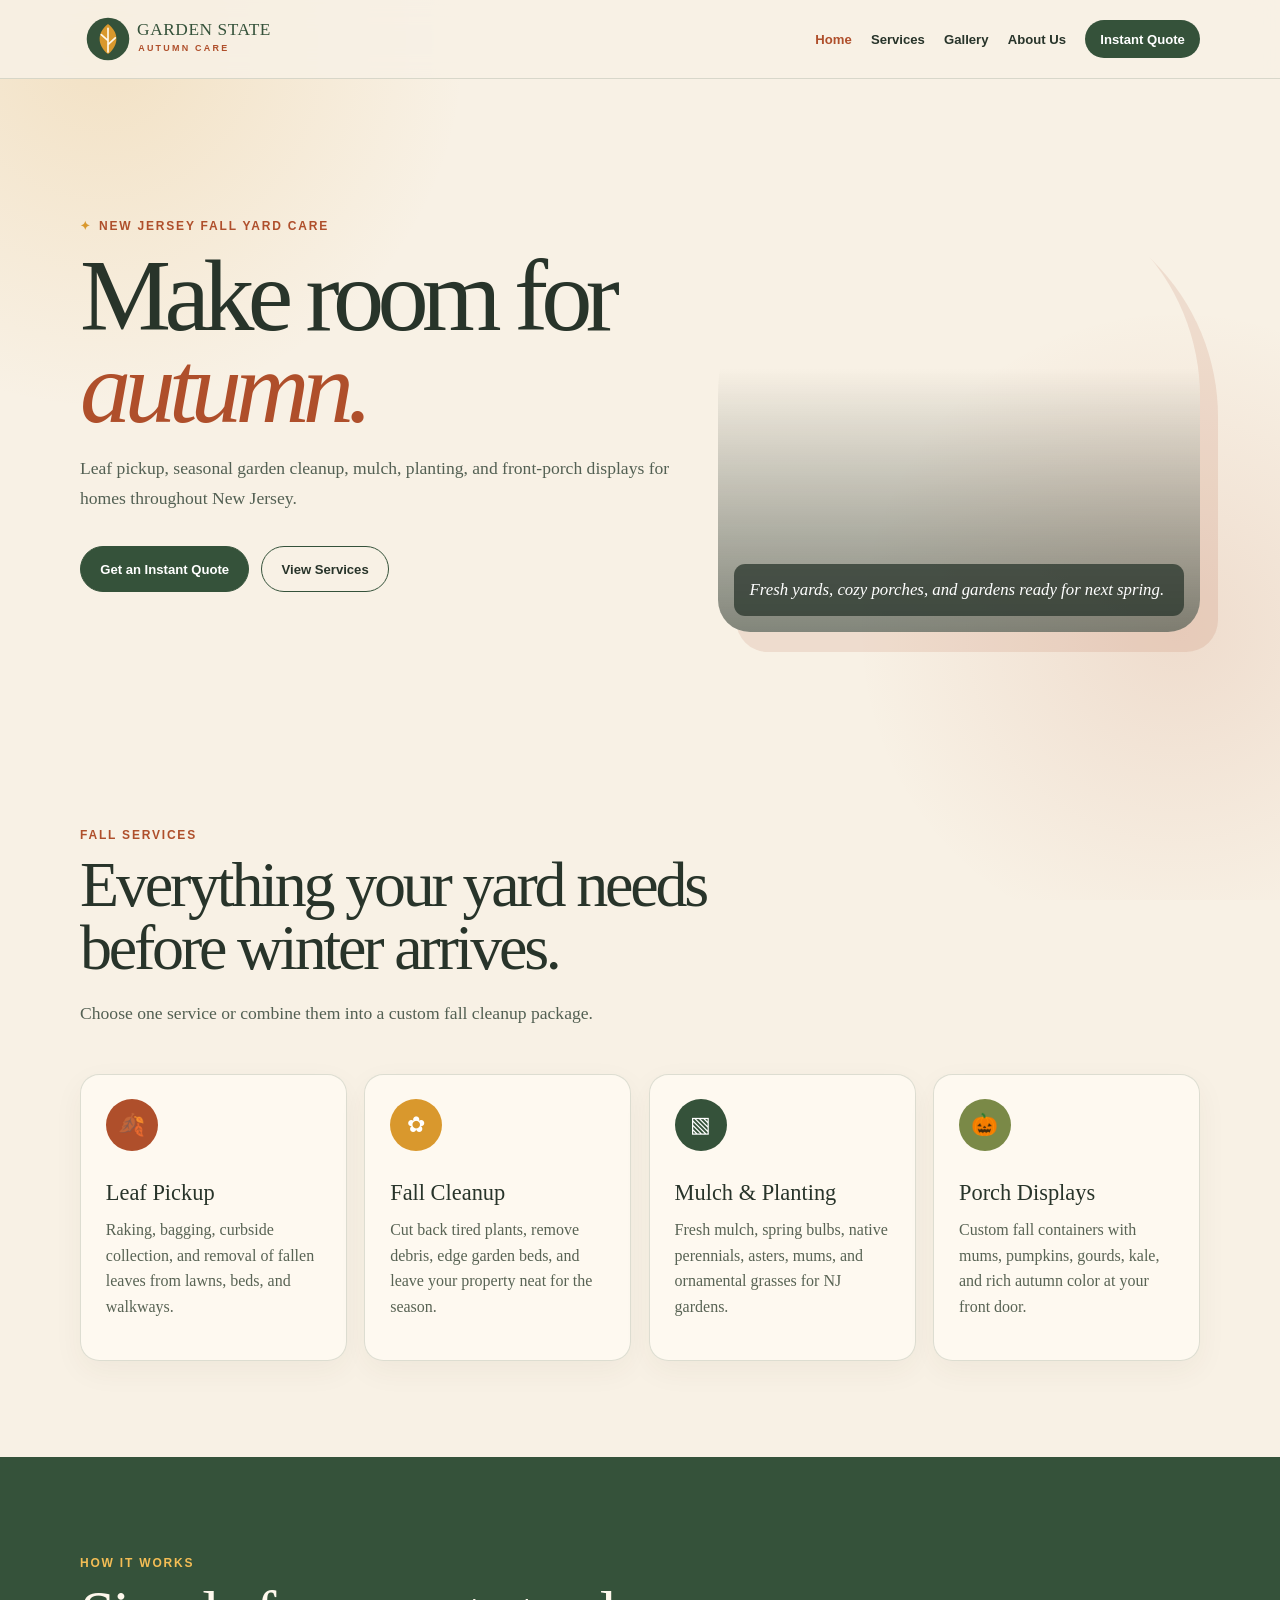
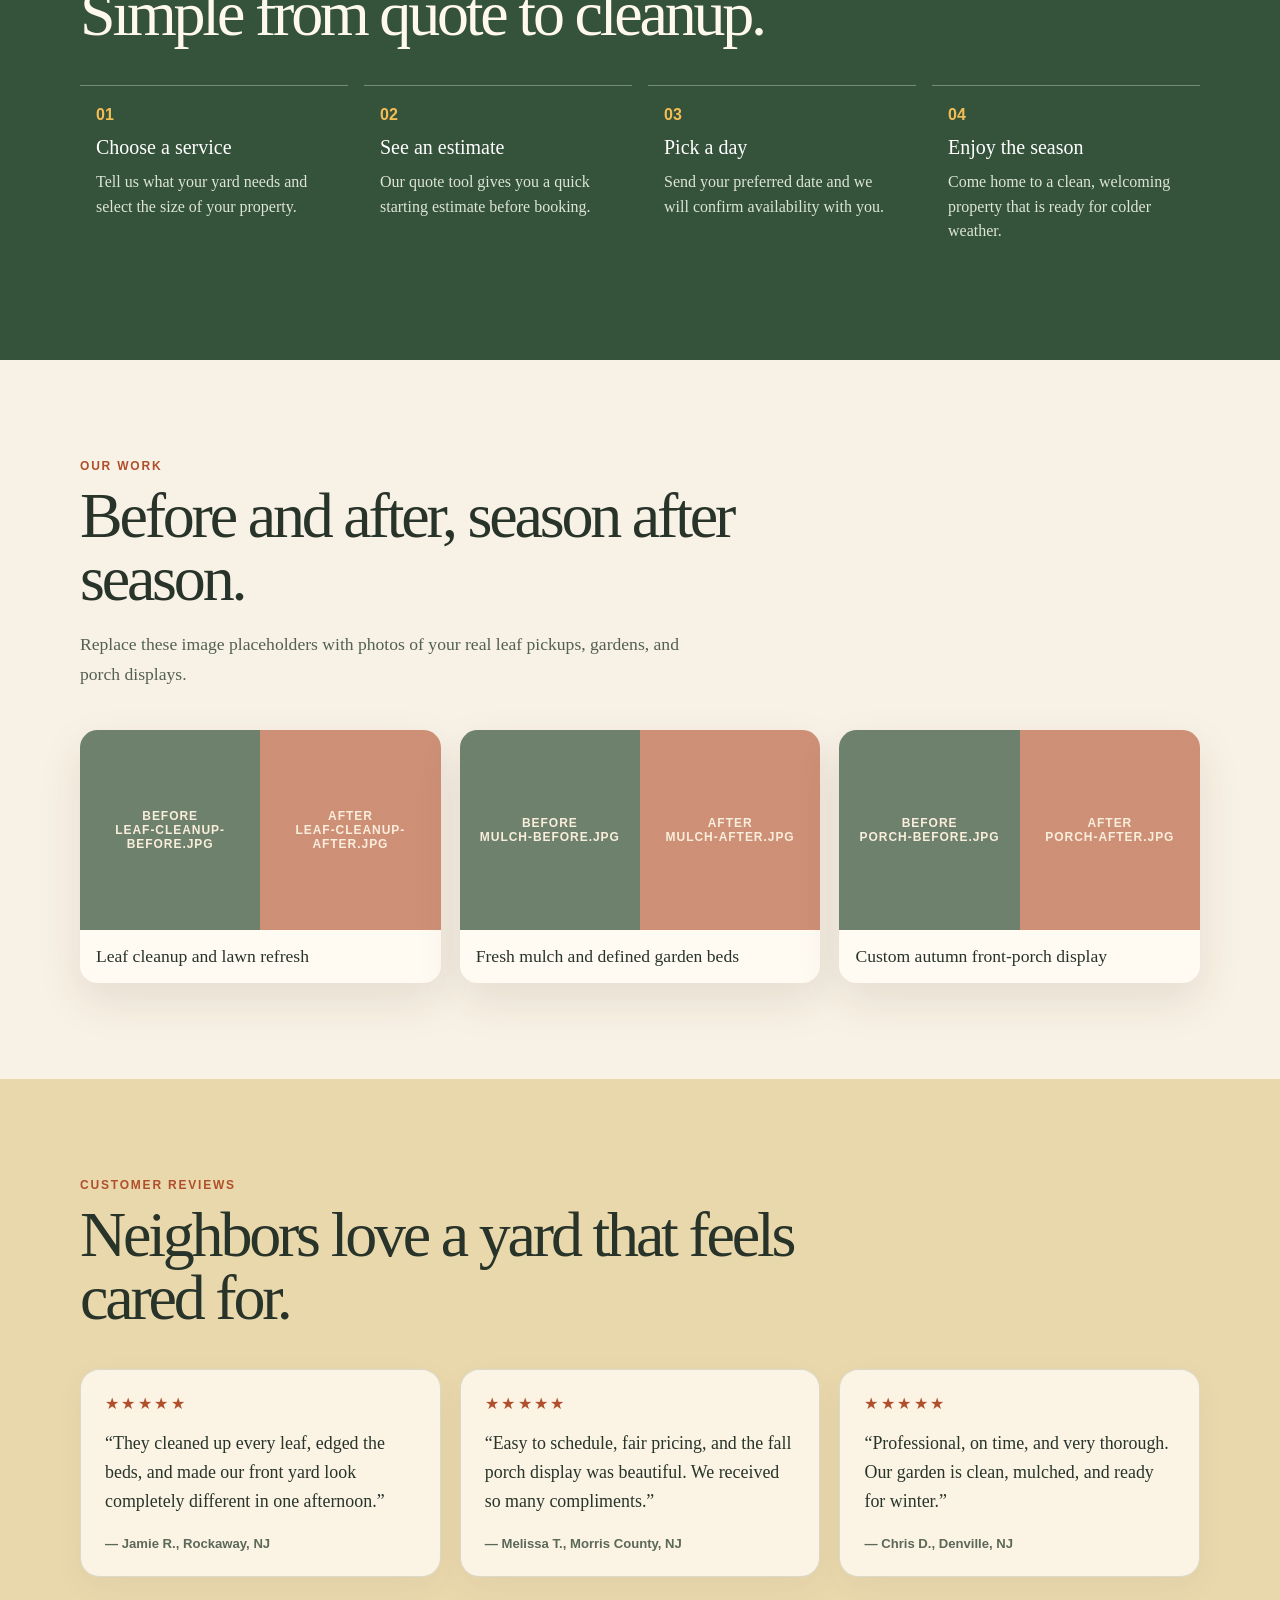
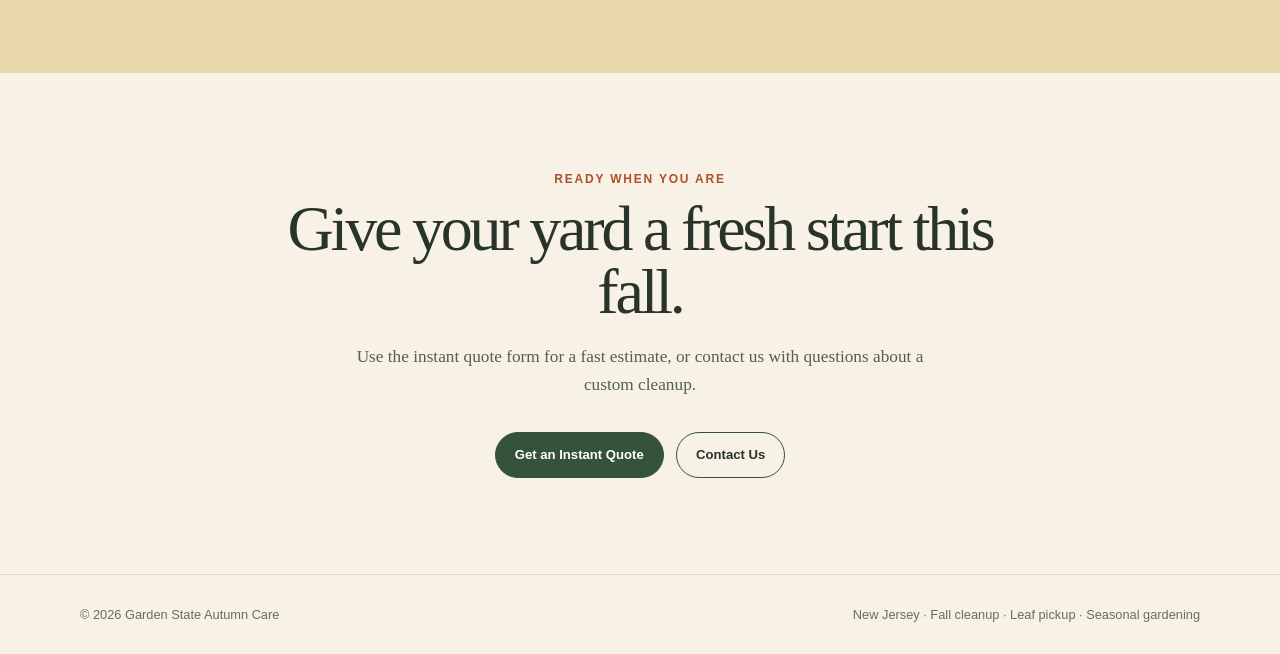
<file: index.html>
<!DOCTYPE html>
<html lang="en">
<head>
  <meta charset="UTF-8">
  <meta name="viewport" content="width=device-width, initial-scale=1.0">
  <meta name="description" content="Fall garden cleanup, leaf pickup, mulching, and seasonal planting in New Jersey.">
  <title>Garden State Autumn Care | New Jersey Fall Gardening</title>
  <link rel="stylesheet" href="css/styles.css">
</head>
<body>
  <div id="leaves" aria-hidden="true"></div>

  <nav class="nav">
    <div class="container nav-inner">
      <a class="logo" href="index.html" aria-label="Garden State Autumn Care home">
        <img src="assets/logo.svg" alt="Garden State Autumn Care">
      </a>
      <div class="nav-links">
        <a class="active" href="index.html">Home</a>
        <a href="#services">Services</a>
        <a href="#gallery">Gallery</a>
        <a href="about.html">About Us</a>
        <a class="nav-quote" href="quote.html">Instant Quote</a>
      </div>
    </div>
  </nav>

  <main>
    <section class="container hero">
      <div class="reveal">
        <span class="eyebrow">New Jersey fall yard care</span>
        <h1>Make room for <em>autumn.</em></h1>
        <p class="hero-copy">
          Leaf pickup, seasonal garden cleanup, mulch, planting, and front-porch displays for homes throughout New Jersey.
        </p>
        <div class="buttons">
          <a class="button button-primary" href="quote.html">Get an Instant Quote</a>
          <a class="button button-secondary" href="#services">View Services</a>
        </div>
      </div>
      <div class="hero-image reveal">
        <span>Fresh yards, cozy porches, and gardens ready for next spring.</span>
      </div>
    </section>

    <section class="container" id="services">
      <div class="reveal">
        <span class="section-label">Fall services</span>
        <h2>Everything your yard needs before winter arrives.</h2>
        <p class="intro">Choose one service or combine them into a custom fall cleanup package.</p>
      </div>

      <div class="services">
        <article class="card reveal">
          <div class="card-icon">🍂</div>
          <h3>Leaf Pickup</h3>
          <p>Raking, bagging, curbside collection, and removal of fallen leaves from lawns, beds, and walkways.</p>
        </article>
        <article class="card reveal">
          <div class="card-icon">✿</div>
          <h3>Fall Cleanup</h3>
          <p>Cut back tired plants, remove debris, edge garden beds, and leave your property neat for the season.</p>
        </article>
        <article class="card reveal">
          <div class="card-icon">▧</div>
          <h3>Mulch & Planting</h3>
          <p>Fresh mulch, spring bulbs, native perennials, asters, mums, and ornamental grasses for NJ gardens.</p>
        </article>
        <article class="card reveal">
          <div class="card-icon">🎃</div>
          <h3>Porch Displays</h3>
          <p>Custom fall containers with mums, pumpkins, gourds, kale, and rich autumn color at your front door.</p>
        </article>
      </div>
    </section>

    <section class="process">
      <div class="container">
        <div class="reveal">
          <span class="section-label">How it works</span>
          <h2>Simple from quote to cleanup.</h2>
        </div>
        <div class="process-grid">
          <div class="process-step reveal">
            <div class="process-number">01</div>
            <h3>Choose a service</h3>
            <p>Tell us what your yard needs and select the size of your property.</p>
          </div>
          <div class="process-step reveal">
            <div class="process-number">02</div>
            <h3>See an estimate</h3>
            <p>Our quote tool gives you a quick starting estimate before booking.</p>
          </div>
          <div class="process-step reveal">
            <div class="process-number">03</div>
            <h3>Pick a day</h3>
            <p>Send your preferred date and we will confirm availability with you.</p>
          </div>
          <div class="process-step reveal">
            <div class="process-number">04</div>
            <h3>Enjoy the season</h3>
            <p>Come home to a clean, welcoming property that is ready for colder weather.</p>
          </div>
        </div>
      </div>
    </section>

    <section class="container" id="gallery">
      <div class="reveal">
        <span class="section-label">Our work</span>
        <h2>Before and after, season after season.</h2>
        <p class="intro">Replace these image placeholders with photos of your real leaf pickups, gardens, and porch displays.</p>
      </div>

      <div class="gallery-grid">
        <article class="gallery-item reveal">
          <div class="comparison">
            <div class="image-slot">Before<br>leaf-cleanup-before.jpg</div>
            <div class="image-slot after">After<br>leaf-cleanup-after.jpg</div>
          </div>
          <div class="gallery-caption">Leaf cleanup and lawn refresh</div>
        </article>
        <article class="gallery-item reveal">
          <div class="comparison">
            <div class="image-slot">Before<br>mulch-before.jpg</div>
            <div class="image-slot after">After<br>mulch-after.jpg</div>
          </div>
          <div class="gallery-caption">Fresh mulch and defined garden beds</div>
        </article>
        <article class="gallery-item reveal">
          <div class="comparison">
            <div class="image-slot">Before<br>porch-before.jpg</div>
            <div class="image-slot after">After<br>porch-after.jpg</div>
          </div>
          <div class="gallery-caption">Custom autumn front-porch display</div>
        </article>
      </div>
    </section>

    <section class="reviews">
      <div class="container">
        <div class="reveal">
          <span class="section-label">Customer reviews</span>
          <h2>Neighbors love a yard that feels cared for.</h2>
        </div>
        <div class="review-grid">
          <article class="review-card reveal">
            <div class="stars">★★★★★</div>
            <blockquote>“They cleaned up every leaf, edged the beds, and made our front yard look completely different in one afternoon.”</blockquote>
            <cite>— Jamie R., Rockaway, NJ</cite>
          </article>
          <article class="review-card reveal">
            <div class="stars">★★★★★</div>
            <blockquote>“Easy to schedule, fair pricing, and the fall porch display was beautiful. We received so many compliments.”</blockquote>
            <cite>— Melissa T., Morris County, NJ</cite>
          </article>
          <article class="review-card reveal">
            <div class="stars">★★★★★</div>
            <blockquote>“Professional, on time, and very thorough. Our garden is clean, mulched, and ready for winter.”</blockquote>
            <cite>— Chris D., Denville, NJ</cite>
          </article>
        </div>
      </div>
    </section>

    <section class="container cta">
      <span class="section-label">Ready when you are</span>
      <h2>Give your yard a fresh start this fall.</h2>
      <p>Use the instant quote form for a fast estimate, or contact us with questions about a custom cleanup.</p>
      <div class="buttons" style="justify-content:center">
        <a class="button button-primary" href="quote.html">Get an Instant Quote</a>
        <a class="button button-secondary" href="contact.html">Contact Us</a>
      </div>
    </section>
  </main>

  <footer>
    <div class="container footer-inner">
      <span>© 2026 Garden State Autumn Care</span>
      <span>New Jersey · Fall cleanup · Leaf pickup · Seasonal gardening</span>
    </div>
  </footer>

  <script src="js/main.js"></script>
</body>
</html>
</file>
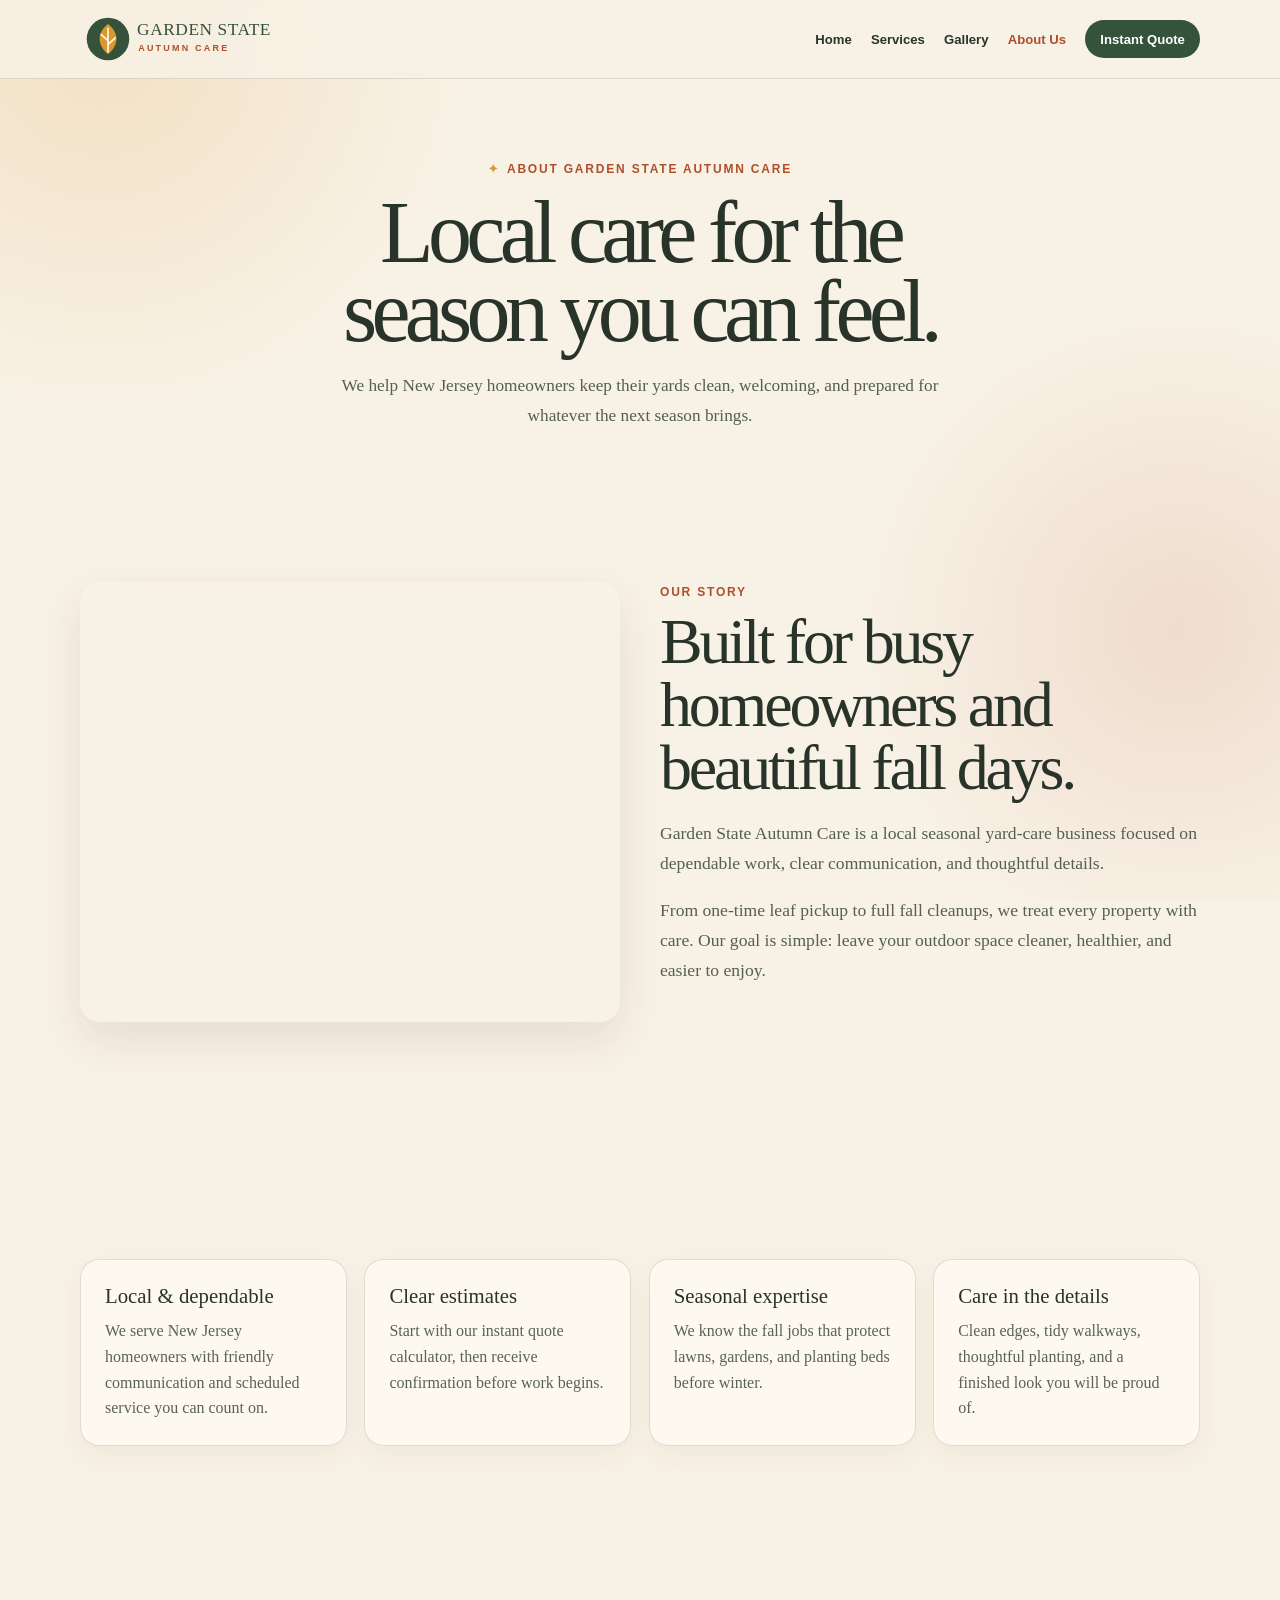
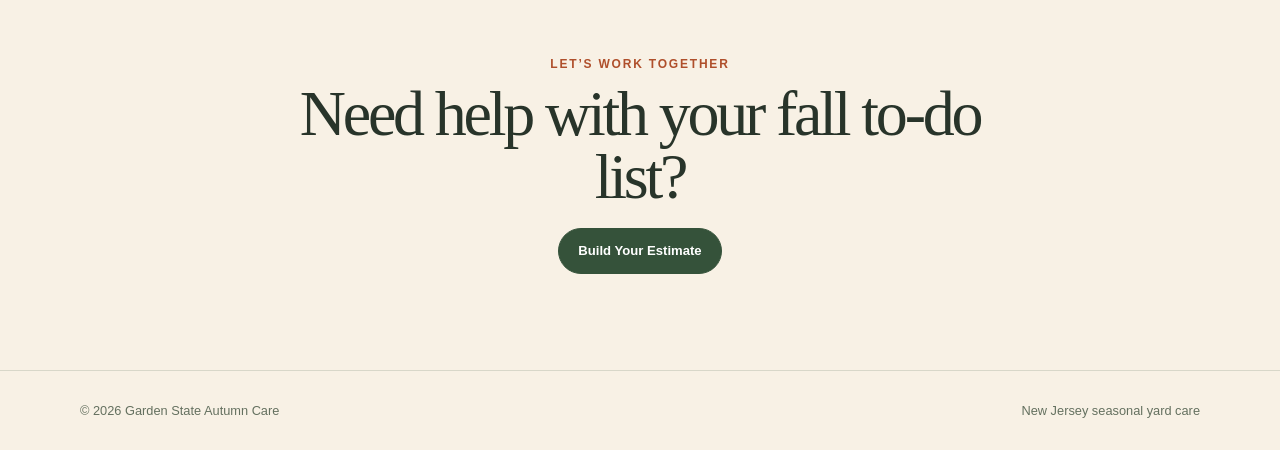
<file: about.html>
<!DOCTYPE html>
<html lang="en">
<head>
  <meta charset="UTF-8">
  <meta name="viewport" content="width=device-width, initial-scale=1.0">
  <meta name="description" content="Learn about Garden State Autumn Care, your local New Jersey fall garden and yard-care team.">
  <title>About Us | Garden State Autumn Care</title>
  <link rel="stylesheet" href="css/styles.css">
</head>
<body>
  <div id="leaves" aria-hidden="true"></div>

  <nav class="nav">
    <div class="container nav-inner">
      <a class="logo" href="index.html"><img src="assets/logo.svg" alt="Garden State Autumn Care"></a>
      <div class="nav-links">
        <a href="index.html">Home</a>
        <a href="index.html#services">Services</a>
        <a href="index.html#gallery">Gallery</a>
        <a class="active" href="about.html">About Us</a>
        <a class="nav-quote" href="quote.html">Instant Quote</a>
      </div>
    </div>
  </nav>

  <main>
    <section class="container page-hero">
      <span class="eyebrow">About Garden State Autumn Care</span>
      <h1>Local care for the season you can feel.</h1>
      <p>We help New Jersey homeowners keep their yards clean, welcoming, and prepared for whatever the next season brings.</p>
    </section>

    <section class="container">
      <div class="about-grid">
        <div class="about-image reveal" aria-label="Autumn gardening"></div>
        <div class="reveal">
          <span class="section-label">Our story</span>
          <h2>Built for busy homeowners and beautiful fall days.</h2>
          <p class="intro">
            Garden State Autumn Care is a local seasonal yard-care business focused on dependable work, clear communication, and thoughtful details.
          </p>
          <p class="intro">
            From one-time leaf pickup to full fall cleanups, we treat every property with care. Our goal is simple: leave your outdoor space cleaner, healthier, and easier to enjoy.
          </p>
        </div>
      </div>
    </section>

    <section class="container">
      <div class="services">
        <article class="info-card reveal">
          <h3>Local & dependable</h3>
          <p>We serve New Jersey homeowners with friendly communication and scheduled service you can count on.</p>
        </article>
        <article class="info-card reveal">
          <h3>Clear estimates</h3>
          <p>Start with our instant quote calculator, then receive confirmation before work begins.</p>
        </article>
        <article class="info-card reveal">
          <h3>Seasonal expertise</h3>
          <p>We know the fall jobs that protect lawns, gardens, and planting beds before winter.</p>
        </article>
        <article class="info-card reveal">
          <h3>Care in the details</h3>
          <p>Clean edges, tidy walkways, thoughtful planting, and a finished look you will be proud of.</p>
        </article>
      </div>
    </section>

    <section class="container cta">
      <span class="section-label">Let’s work together</span>
      <h2>Need help with your fall to-do list?</h2>
      <a class="button button-primary" href="quote.html">Build Your Estimate</a>
    </section>
  </main>

  <footer><div class="container footer-inner"><span>© 2026 Garden State Autumn Care</span><span>New Jersey seasonal yard care</span></div></footer>
  <script src="js/main.js"></script>
</body>
</html>
</file>
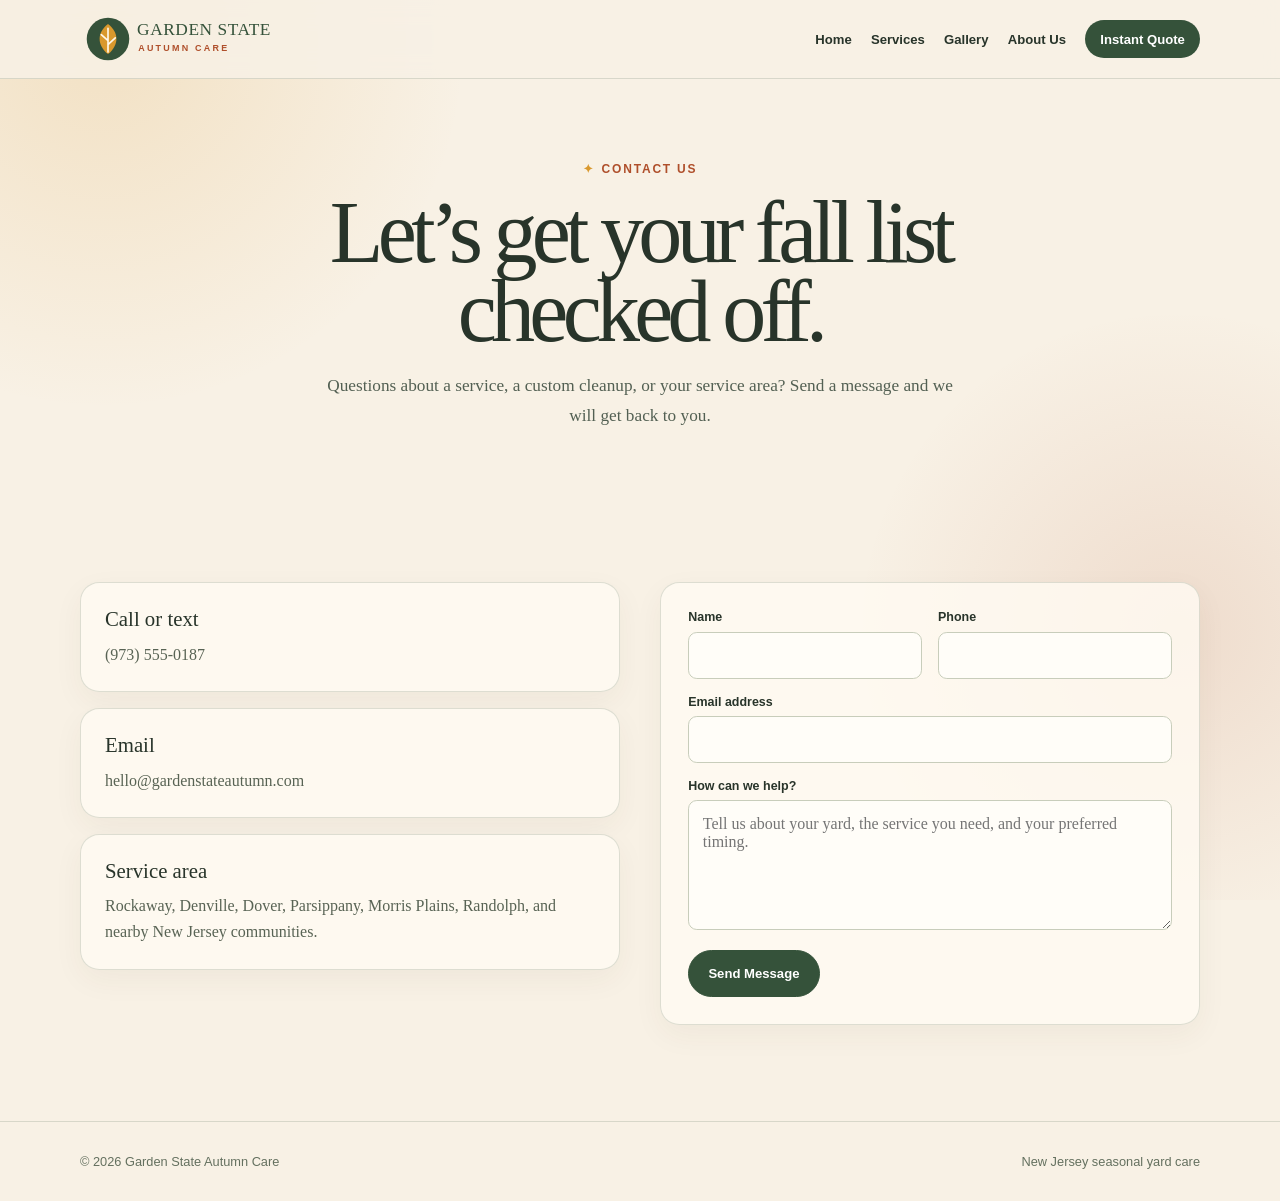
<file: contact.html>
<!DOCTYPE html>
<html lang="en">
<head>
  <meta charset="UTF-8">
  <meta name="viewport" content="width=device-width, initial-scale=1.0">
  <meta name="description" content="Contact Garden State Autumn Care for leaf pickup and fall gardening services in New Jersey.">
  <title>Contact Us | Garden State Autumn Care</title>
  <link rel="stylesheet" href="css/styles.css">
</head>
<body>
  <div id="leaves" aria-hidden="true"></div>

  <nav class="nav">
    <div class="container nav-inner">
      <a class="logo" href="index.html"><img src="assets/logo.svg" alt="Garden State Autumn Care"></a>
      <div class="nav-links">
        <a href="index.html">Home</a>
        <a href="index.html#services">Services</a>
        <a href="index.html#gallery">Gallery</a>
        <a href="about.html">About Us</a>
        <a class="nav-quote" href="quote.html">Instant Quote</a>
      </div>
    </div>
  </nav>

  <main>
    <section class="container page-hero">
      <span class="eyebrow">Contact us</span>
      <h1>Let’s get your fall list checked off.</h1>
      <p>Questions about a service, a custom cleanup, or your service area? Send a message and we will get back to you.</p>
    </section>

    <section class="container">
      <div class="contact-grid">
        <div>
          <article class="info-card reveal">
            <h3>Call or text</h3>
            <p><a href="tel:+19735550187">(973) 555-0187</a></p>
          </article>
          <article class="info-card reveal">
            <h3>Email</h3>
            <p><a href="mailto:hello@gardenstateautumn.com">hello@gardenstateautumn.com</a></p>
          </article>
          <article class="info-card reveal">
            <h3>Service area</h3>
            <p>Rockaway, Denville, Dover, Parsippany, Morris Plains, Randolph, and nearby New Jersey communities.</p>
          </article>
        </div>

        <form class="form-card reveal" id="contactForm">
          <div class="field-grid">
            <div class="field">
              <label for="contactName">Name</label>
              <input id="contactName" type="text" required>
            </div>
            <div class="field">
              <label for="contactPhone">Phone</label>
              <input id="contactPhone" type="tel">
            </div>
          </div>
          <div class="field">
            <label for="contactEmail">Email address</label>
            <input id="contactEmail" type="email" required>
          </div>
          <div class="field">
            <label for="contactMessage">How can we help?</label>
            <textarea id="contactMessage" required placeholder="Tell us about your yard, the service you need, and your preferred timing."></textarea>
          </div>
          <button class="button button-primary" type="submit">Send Message</button>
          <div id="contactSuccess" class="success-message">Thank you! Your message is ready to send once this form is connected to an email or form service.</div>
        </form>
      </div>
    </section>
  </main>

  <footer><div class="container footer-inner"><span>© 2026 Garden State Autumn Care</span><span>New Jersey seasonal yard care</span></div></footer>
  <script src="js/main.js"></script>
</body>
</html>
</file>
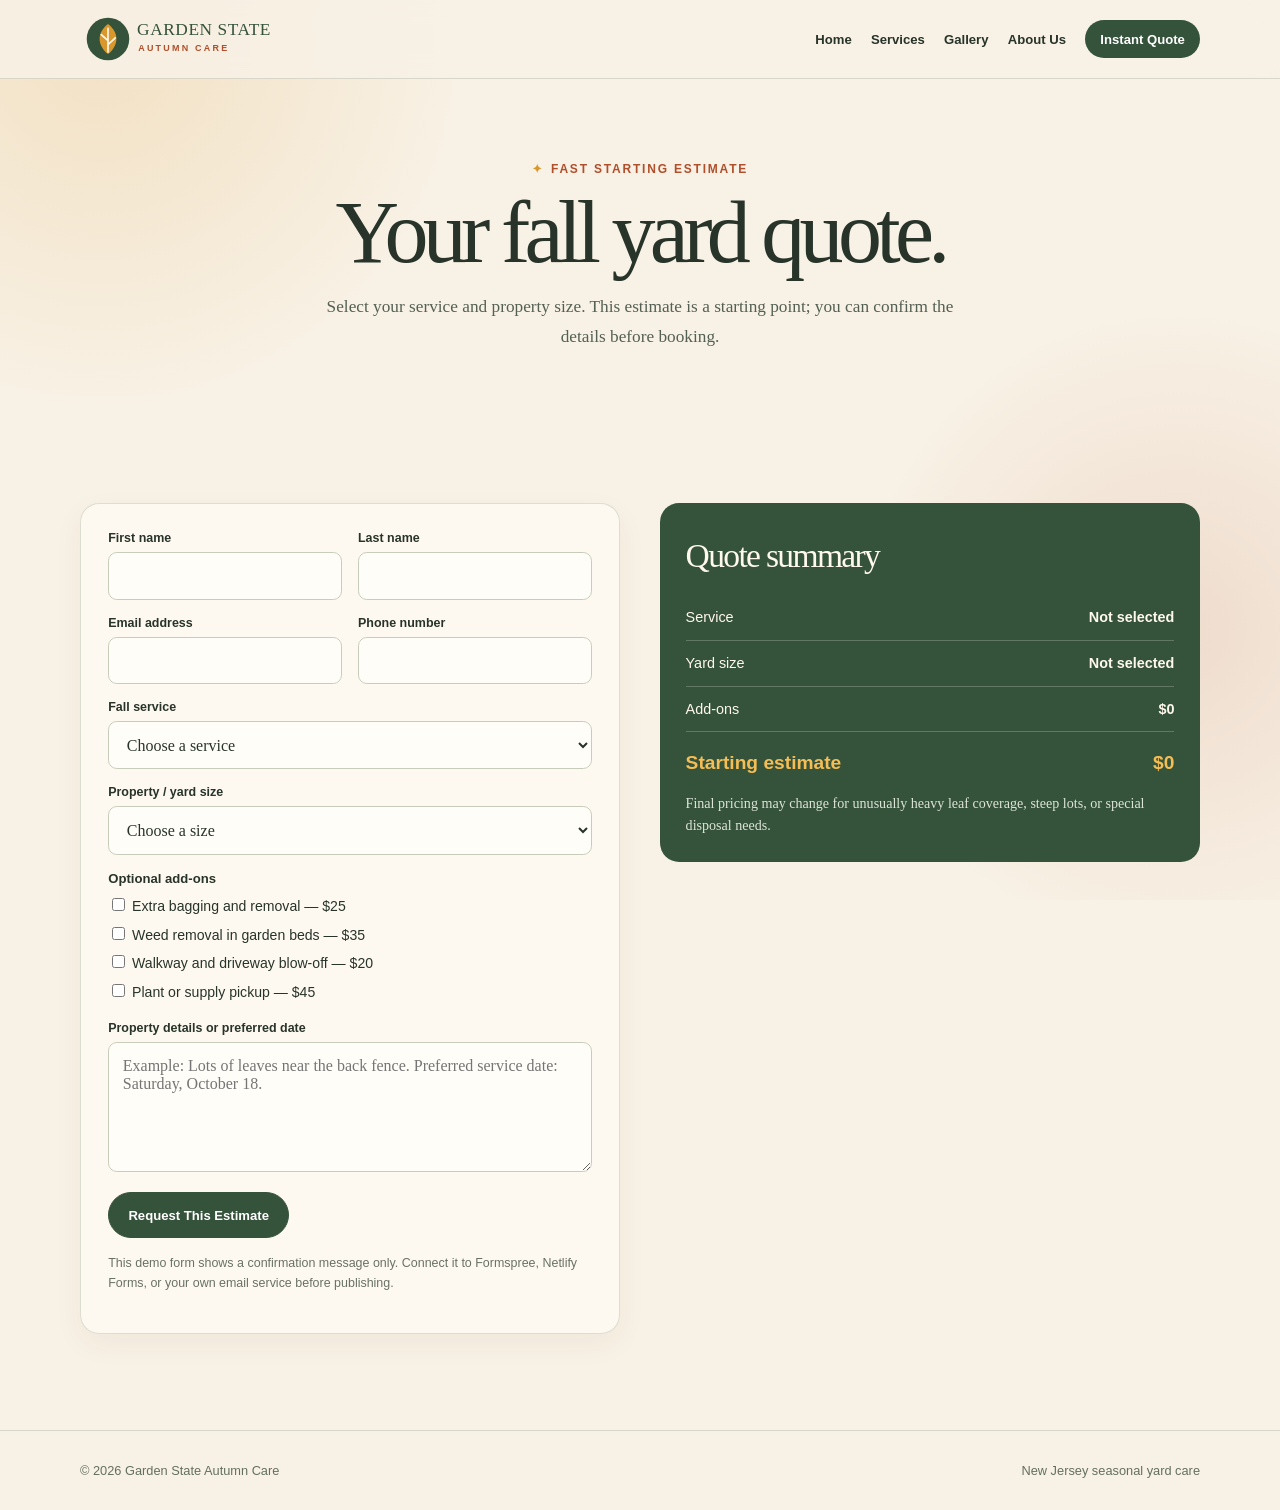
<file: quote.html>
<!DOCTYPE html>
<html lang="en">
<head>
  <meta charset="UTF-8">
  <meta name="viewport" content="width=device-width, initial-scale=1.0">
  <meta name="description" content="Get a quick estimate for fall leaf pickup and garden services in New Jersey.">
  <title>Instant Quote | Garden State Autumn Care</title>
  <link rel="stylesheet" href="css/styles.css">
</head>
<body>
  <div id="leaves" aria-hidden="true"></div>

  <nav class="nav">
    <div class="container nav-inner">
      <a class="logo" href="index.html"><img src="assets/logo.svg" alt="Garden State Autumn Care"></a>
      <div class="nav-links">
        <a href="index.html">Home</a>
        <a href="index.html#services">Services</a>
        <a href="index.html#gallery">Gallery</a>
        <a href="about.html">About Us</a>
        <a class="nav-quote active" href="quote.html">Instant Quote</a>
      </div>
    </div>
  </nav>

  <main>
    <section class="container page-hero">
      <span class="eyebrow">Fast starting estimate</span>
      <h1>Your fall yard quote.</h1>
      <p>Select your service and property size. This estimate is a starting point; you can confirm the details before booking.</p>
    </section>

    <section class="container">
      <div class="quote-layout">
        <form class="form-card" id="quoteForm">
          <div class="field-grid">
            <div class="field">
              <label for="firstName">First name</label>
              <input id="firstName" type="text" required>
            </div>
            <div class="field">
              <label for="lastName">Last name</label>
              <input id="lastName" type="text" required>
            </div>
          </div>

          <div class="field-grid">
            <div class="field">
              <label for="email">Email address</label>
              <input id="email" type="email" required>
            </div>
            <div class="field">
              <label for="phone">Phone number</label>
              <input id="phone" type="tel" required>
            </div>
          </div>

          <div class="field">
            <label for="service">Fall service</label>
            <select id="service" required>
              <option value="">Choose a service</option>
              <option value="leafPickup">Leaf Pickup & Bagging</option>
              <option value="fallCleanup">Full Fall Garden Cleanup</option>
              <option value="mulch">Mulch Installation</option>
              <option value="porchDisplay">Fall Porch Display</option>
              <option value="winterPrep">Winter Garden Prep</option>
            </select>
          </div>

          <div class="field">
            <label for="yardSize">Property / yard size</label>
            <select id="yardSize" required>
              <option value="">Choose a size</option>
              <option value="small">Small yard</option>
              <option value="medium">Medium yard</option>
              <option value="large">Large yard</option>
              <option value="xlarge">Extra-large yard</option>
            </select>
          </div>

          <div class="checkboxes">
            <strong style="font-family:Arial,sans-serif;font-size:.82rem">Optional add-ons</strong>
            <label><input type="checkbox" name="extras" value="25"> Extra bagging and removal — $25</label>
            <label><input type="checkbox" name="extras" value="35"> Weed removal in garden beds — $35</label>
            <label><input type="checkbox" name="extras" value="20"> Walkway and driveway blow-off — $20</label>
            <label><input type="checkbox" name="extras" value="45"> Plant or supply pickup — $45</label>
          </div>

          <div class="field">
            <label for="notes">Property details or preferred date</label>
            <textarea id="notes" placeholder="Example: Lots of leaves near the back fence. Preferred service date: Saturday, October 18."></textarea>
          </div>

          <button class="button button-primary" type="submit">Request This Estimate</button>
          <p class="form-note">This demo form shows a confirmation message only. Connect it to Formspree, Netlify Forms, or your own email service before publishing.</p>
          <div id="quoteSuccess" class="success-message">Thanks! Your estimate request is ready to send. Connect this form to your preferred form service to receive customer submissions.</div>
        </form>

        <aside class="quote-summary">
          <h2>Quote summary</h2>
          <div class="quote-row"><span>Service</span><strong id="summaryService">Not selected</strong></div>
          <div class="quote-row"><span>Yard size</span><strong id="summaryYard">Not selected</strong></div>
          <div class="quote-row"><span>Add-ons</span><strong id="summaryExtras">$0</strong></div>
          <div class="quote-total"><span>Starting estimate</span><span id="quoteTotal">$0</span></div>
          <p style="margin:1.2rem 0 0;color:#dce5d8;font-size:.88rem;line-height:1.55">Final pricing may change for unusually heavy leaf coverage, steep lots, or special disposal needs.</p>
        </aside>
      </div>
    </section>
  </main>

  <footer><div class="container footer-inner"><span>© 2026 Garden State Autumn Care</span><span>New Jersey seasonal yard care</span></div></footer>
  <script src="js/main.js"></script>
</body>
</html>
</file>
<file: css/styles.css>
:root {
  --cream: #f8f1e5;
  --paper: #fffaf2;
  --ink: #28342a;
  --moss: #35523a;
  --sage: #91a47f;
  --rust: #af4f2b;
  --gold: #d9982d;
  --brown: #553a28;
  --line: rgba(53, 82, 58, 0.16);
  --shadow: 0 18px 45px rgba(69, 48, 29, 0.10);
}

* { box-sizing: border-box; }
html { scroll-behavior: smooth; }

body {
  margin: 0;
  color: var(--ink);
  background: var(--cream);
  font-family: Georgia, "Times New Roman", serif;
  overflow-x: hidden;
}

a { color: inherit; text-decoration: none; }
img { max-width: 100%; display: block; }
button, input, select, textarea { font: inherit; }

.container {
  width: min(1120px, calc(100% - 2rem));
  margin: 0 auto;
}

#leaves {
  position: fixed;
  z-index: -1;
  inset: 0;
  overflow: hidden;
  pointer-events: none;
  background:
    radial-gradient(circle at 8% 5%, rgba(217, 152, 45, 0.18), transparent 25%),
    radial-gradient(circle at 92% 70%, rgba(175, 79, 43, 0.13), transparent 24%),
    var(--cream);
}

.leaf {
  position: absolute;
  top: -15vh;
  width: 18px;
  height: 13px;
  border-radius: 100% 0 100% 0;
  opacity: 0.65;
  animation: fall linear infinite;
}

@keyframes fall {
  0% { transform: translate3d(0, -15vh, 0) rotate(0deg); }
  30% { transform: translate3d(45px, 30vh, 0) rotate(150deg); }
  65% { transform: translate3d(-40px, 68vh, 0) rotate(350deg); }
  100% { transform: translate3d(25px, 115vh, 0) rotate(540deg); }
}

.nav {
  position: sticky;
  z-index: 20;
  top: 0;
  border-bottom: 1px solid var(--line);
  background: rgba(248, 241, 229, 0.88);
  backdrop-filter: blur(14px);
}

.nav-inner {
  display: flex;
  align-items: center;
  justify-content: space-between;
  min-height: 78px;
  gap: 1.25rem;
}

.logo img { width: 235px; height: auto; }

.nav-links {
  display: flex;
  align-items: center;
  gap: 1.2rem;
  font-family: Arial, sans-serif;
  font-size: 0.82rem;
  font-weight: 700;
}

.nav-links a:hover,
.nav-links a.active { color: var(--rust); }

.nav-quote {
  padding: 0.7rem 0.95rem;
  border-radius: 999px;
  color: white !important;
  background: var(--moss);
}

.nav-quote:hover { background: var(--rust); }

.hero {
  display: grid;
  grid-template-columns: 1.1fr 0.9fr;
  gap: 3rem;
  align-items: center;
  min-height: 650px;
  padding: 5rem 0;
}

.eyebrow,
.section-label {
  color: var(--rust);
  font-family: Arial, sans-serif;
  font-size: 0.75rem;
  font-weight: 700;
  letter-spacing: 0.15em;
  text-transform: uppercase;
}

.eyebrow::before {
  content: "✦";
  margin-right: 0.45rem;
  color: var(--gold);
}

h1, h2, h3, p { margin-top: 0; }

h1 {
  max-width: 700px;
  margin: 1rem 0 1.25rem;
  font-size: clamp(3.5rem, 8vw, 6.8rem);
  font-weight: 400;
  letter-spacing: -0.065em;
  line-height: 0.9;
}

h1 em { color: var(--rust); }

h2 {
  max-width: 720px;
  margin: 0.7rem 0 1.2rem;
  font-size: clamp(2.4rem, 5vw, 4.25rem);
  font-weight: 400;
  letter-spacing: -0.05em;
  line-height: 0.98;
}

.hero-copy,
.intro {
  max-width: 610px;
  color: #536053;
  font-size: 1.1rem;
  line-height: 1.7;
}

.hero-image {
  position: relative;
  min-height: 455px;
  overflow: hidden;
  border-radius: 220px 220px 32px 32px;
  background:
    linear-gradient(to top, rgba(40, 52, 42, 0.57), transparent 58%),
    url("https://images.unsplash.com/photo-1416879595882-3373a0480b5b?auto=format&fit=crop&w=1000&q=85") center/cover;
  box-shadow: 18px 20px 0 rgba(175, 79, 43, 0.12);
}

.hero-image span {
  position: absolute;
  right: 1rem;
  bottom: 1rem;
  left: 1rem;
  padding: 1rem;
  border-radius: 0.7rem;
  color: white;
  background: rgba(40, 52, 42, 0.74);
  font-size: 1.05rem;
  font-style: italic;
}

.buttons {
  display: flex;
  flex-wrap: wrap;
  gap: 0.75rem;
  margin-top: 2rem;
}

.button {
  display: inline-block;
  padding: 0.92rem 1.2rem;
  border: 1px solid var(--moss);
  border-radius: 999px;
  cursor: pointer;
  font-family: Arial, sans-serif;
  font-size: 0.82rem;
  font-weight: 700;
  transition: transform 180ms ease, background 180ms ease, color 180ms ease;
}

.button:hover { transform: translateY(-3px); }
.button-primary { color: white; background: var(--moss); }
.button-primary:hover { border-color: var(--rust); background: var(--rust); }
.button-secondary:hover { color: white; background: var(--moss); }

section { padding: 6rem 0; }

.services {
  display: grid;
  grid-template-columns: repeat(4, 1fr);
  gap: 1.1rem;
  margin-top: 2.8rem;
}

.card,
.review-card,
.info-card,
.form-card {
  border: 1px solid var(--line);
  border-radius: 1.2rem;
  background: rgba(255, 250, 242, 0.82);
  box-shadow: 0 10px 30px rgba(75, 52, 32, 0.05);
}

.card {
  min-height: 275px;
  padding: 1.55rem;
  transition: transform 220ms ease, box-shadow 220ms ease;
}

.card:hover {
  transform: translateY(-7px);
  box-shadow: var(--shadow);
}

.card-icon {
  display: grid;
  width: 52px;
  height: 52px;
  place-items: center;
  margin-bottom: 1.8rem;
  border-radius: 50%;
  color: white;
  background: var(--rust);
  font-size: 1.35rem;
}

.card:nth-child(2) .card-icon { background: var(--gold); }
.card:nth-child(3) .card-icon { background: var(--moss); }
.card:nth-child(4) .card-icon { background: #7a8947; }

.card h3 { margin-bottom: 0.7rem; font-size: 1.4rem; font-weight: 400; }
.card p { color: #586354; line-height: 1.6; }

.process {
  color: white;
  background: var(--moss);
}

.process .section-label { color: #f4bd55; }
.process h2 { color: #fff8ed; }

.process-grid {
  display: grid;
  grid-template-columns: repeat(4, 1fr);
  gap: 1rem;
  margin-top: 2.5rem;
}

.process-step { padding: 1.25rem 1rem; border-top: 1px solid rgba(255,255,255,.32); }
.process-number { color: #f4bd55; font-family: Arial, sans-serif; font-weight: 700; }
.process-step h3 { margin: 0.7rem 0; font-size: 1.25rem; font-weight: 400; }
.process-step p { margin: 0; color: #dce5d8; line-height: 1.55; }

.gallery-grid {
  display: grid;
  grid-template-columns: repeat(3, 1fr);
  gap: 1.2rem;
  margin-top: 2.5rem;
}

.gallery-item {
  overflow: hidden;
  border-radius: 1.1rem;
  background: var(--paper);
  box-shadow: var(--shadow);
}

.comparison { display: grid; grid-template-columns: 1fr 1fr; min-height: 200px; }

.image-slot {
  display: grid;
  min-height: 200px;
  place-items: center;
  padding: 1rem;
  color: #f9eddb;
  background:
    linear-gradient(rgba(53,82,58,.72), rgba(53,82,58,.72)),
    url("https://images.unsplash.com/photo-1416879595882-3373a0480b5b?auto=format&fit=crop&w=600&q=70") center/cover;
  text-align: center;
  font-family: Arial, sans-serif;
  font-size: 0.75rem;
  font-weight: 700;
  letter-spacing: .08em;
  text-transform: uppercase;
}

.image-slot.after {
  background:
    linear-gradient(rgba(175,79,43,.62), rgba(175,79,43,.62)),
    url("https://images.unsplash.com/photo-1585320806297-9794b3e4eeae?auto=format&fit=crop&w=600&q=70") center/cover;
}

.gallery-caption { padding: 1rem; font-size: 1.1rem; }

.reviews { background: #ead8ad; }

.review-grid {
  display: grid;
  grid-template-columns: repeat(3, 1fr);
  gap: 1.2rem;
  margin-top: 2.5rem;
}

.review-card { padding: 1.5rem; }
.stars { margin-bottom: 1rem; color: var(--rust); letter-spacing: 0.15em; }
.review-card blockquote { margin: 0 0 1.15rem; font-size: 1.12rem; line-height: 1.6; }
.review-card cite { color: #5c6858; font-family: Arial, sans-serif; font-size: 0.82rem; font-style: normal; font-weight: 700; }

.cta { text-align: center; }
.cta h2 { margin-right: auto; margin-left: auto; }
.cta p { max-width: 600px; margin: 0 auto 1.8rem; color: #536053; font-size: 1.08rem; line-height: 1.65; }

.page-hero {
  padding: 5rem 0 3.5rem;
  text-align: center;
}

.page-hero h1 { margin-right: auto; margin-left: auto; font-size: clamp(3rem, 7vw, 5.5rem); }
.page-hero p { max-width: 650px; margin: 0 auto; color: #536053; font-size: 1.08rem; line-height: 1.7; }

.about-grid,
.contact-grid,
.quote-layout {
  display: grid;
  grid-template-columns: 1fr 1fr;
  gap: 2.5rem;
  align-items: start;
}

.about-image {
  min-height: 440px;
  border-radius: 1.25rem;
  background: url("https://images.unsplash.com/photo-1416879595882-3373a0480b5b?auto=format&fit=crop&w=1000&q=85") center/cover;
  box-shadow: var(--shadow);
}

.info-card { padding: 1.5rem; margin-bottom: 1rem; }
.info-card h3 { margin-bottom: 0.65rem; font-size: 1.3rem; font-weight: 400; }
.info-card p { margin: 0; color: #586354; line-height: 1.6; }

.form-card { padding: 1.7rem; }

.field-grid {
  display: grid;
  grid-template-columns: 1fr 1fr;
  gap: 1rem;
}

.field { margin-bottom: 1rem; }
.field label { display: block; margin-bottom: 0.45rem; font-family: Arial, sans-serif; font-size: 0.78rem; font-weight: 700; }
.field input,
.field select,
.field textarea {
  width: 100%;
  padding: 0.85rem;
  border: 1px solid #c8cdbb;
  border-radius: 0.55rem;
  outline-color: var(--rust);
  color: var(--ink);
  background: #fffdf8;
}

.field textarea { min-height: 130px; resize: vertical; }

.checkboxes { display: grid; gap: 0.6rem; margin: 1rem 0 1.3rem; }
.checkboxes label { font-family: Arial, sans-serif; font-size: 0.88rem; }
.checkboxes input { accent-color: var(--rust); }

.quote-summary {
  position: sticky;
  top: 100px;
  padding: 1.6rem;
  border-radius: 1.2rem;
  color: #fff8ed;
  background: var(--moss);
}

.quote-summary h2 { margin-bottom: 1.4rem; font-size: 2.1rem; }
.quote-row {
  display: flex;
  justify-content: space-between;
  gap: 1rem;
  padding: 0.9rem 0;
  border-bottom: 1px solid rgba(255,255,255,.22);
  font-family: Arial, sans-serif;
  font-size: 0.9rem;
}

.quote-total {
  display: flex;
  justify-content: space-between;
  padding-top: 1.2rem;
  color: #f4bd55;
  font-family: Arial, sans-serif;
  font-size: 1.2rem;
  font-weight: 700;
}

.form-note { margin-top: 1rem; color: #697165; font-family: Arial, sans-serif; font-size: 0.78rem; line-height: 1.55; }
.success-message { display: none; margin-top: 1rem; padding: 0.9rem; border-radius: .6rem; color: #174320; background: #dcebd6; font-family: Arial, sans-serif; font-size: .9rem; }
.success-message.show { display: block; }

footer {
  padding: 2rem 0;
  border-top: 1px solid var(--line);
  color: #64705f;
  font-family: Arial, sans-serif;
  font-size: 0.8rem;
}

.footer-inner { display: flex; justify-content: space-between; gap: 1rem; }

.reveal {
  opacity: 0;
  transform: translateY(24px);
  transition: opacity 650ms ease, transform 650ms ease;
}

.reveal.visible { opacity: 1; transform: translateY(0); }

@media (max-width: 960px) {
  .services { grid-template-columns: repeat(2, 1fr); }
  .process-grid { grid-template-columns: repeat(2, 1fr); }
}

@media (max-width: 720px) {
  .nav-inner { min-height: 68px; }
  .logo img { width: 185px; }
  .nav-links a:not(.nav-quote) { display: none; }
  .hero,
  .about-grid,
  .contact-grid,
  .quote-layout { grid-template-columns: 1fr; }
  .hero { padding-top: 3rem; }
  .hero-image { min-height: 340px; }
  .services,
  .gallery-grid,
  .review-grid,
  .process-grid,
  .field-grid { grid-template-columns: 1fr; }
  .quote-summary { position: static; }
  section { padding: 4.5rem 0; }
  .footer-inner { flex-direction: column; }
}

@media (prefers-reduced-motion: reduce) {
  html { scroll-behavior: auto; }
  .leaf { animation: none; }
  .reveal { opacity: 1; transform: none; transition: none; }
}
</file>
